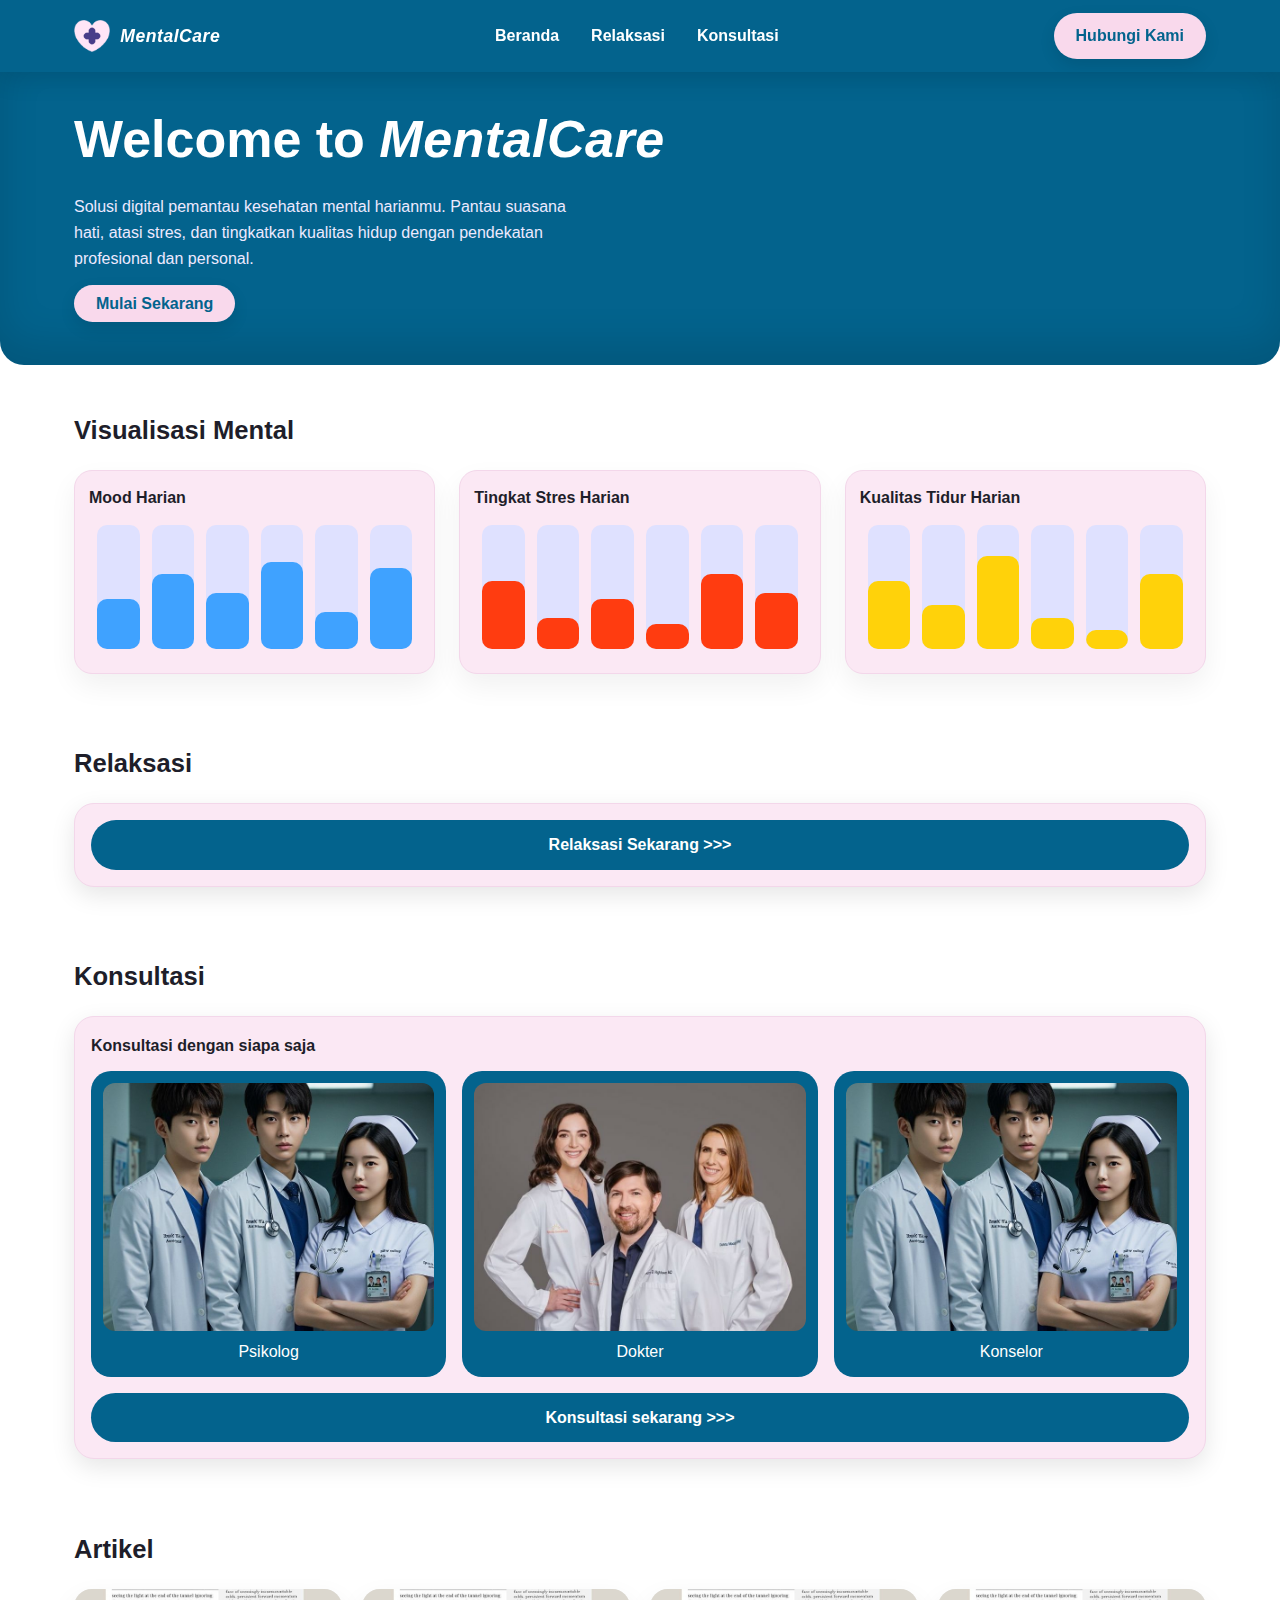
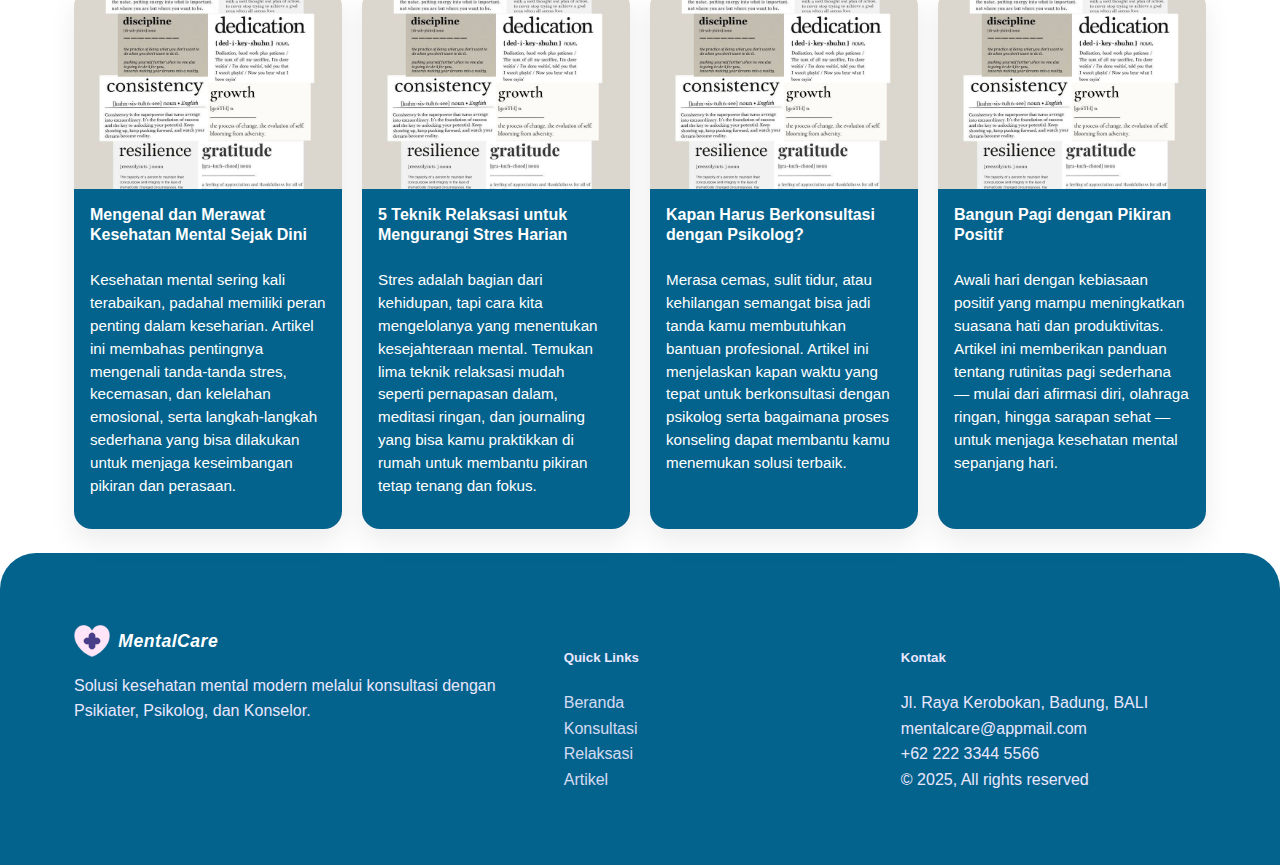
<file: index.html>
<!DO b TYPE html>
<html lang="id">
<head>
  <meta charset="UTF-8" />
  <meta name="viewport" content="width=device-width, initial-scale=1.0"/>
  <title>MentalCare - Solusi Kesehatan Mental Harian</title>
  <link rel="stylesheet" href="style.css" />
</head>
<body>
  <!-- ===== Header/Navbar ===== -->
  <header class="siteHeader">
    <nav class="navbar container">
      <div class="brand">
        <img src="assets/logo.png" class="logo-img" />
        <span class="brand-italic">MentalCare</span>
      </div>

      <button class="navToggle" aria-label="Buka menu">☰</button>

      <ul class="navLinks">
        <li><a href="#beranda">Beranda</a></li>
        <li><a href="#relaksasi">Relaksasi</a></li>
        <li><a href="#konsultasi">Konsultasi</a></li>
      </ul>

      <div class="navRight">
        <a class="btn btn--primary" href="contact.html">Hubungi Kami</a>
      </div>
    </nav>
  </header>

<!-- ===== Hero ===== -->
  <section class="hero" id="beranda">
    <div class="container hero__inner">
      <div class="hero__content">
        <h1>
          Welcome to <span class="brand-italic">MentalCare</span>
        </h1>
        <p>
          Solusi digital pemantau kesehatan mental harianmu. Pantau suasana hati, atasi stres,
          dan tingkatkan kualitas hidup dengan pendekatan profesional dan personal.
        </p>
        <a class="btn btn--primary" href="#visualisasi">Mulai Sekarang</a>
      </div>
    </div>
  </section>

  <!-- ===== Visualisasi Mental ===== -->
    <section class="section" id="visualisasi">
    <div class="container">
        <h2 class="section__title">Visualisasi Mental</h2>

        <div class="vizGrid">
        <!-- Mood -->
        <article class="vizCard">
            <h3>Mood Harian</h3>
            <div class="miniBars theme-mood">
            <div class="bar"><div class="fill" style="--h:40%"></div></div>
            <div class="bar"><div class="fill" style="--h:60%"></div></div>
            <div class="bar"><div class="fill" style="--h:45%"></div></div>
            <div class="bar"><div class="fill" style="--h:70%"></div></div>
            <div class="bar"><div class="fill" style="--h:30%"></div></div>
            <div class="bar"><div class="fill" style="--h:65%"></div></div>
            </div>
        </article>

        <!-- Stres -->
        <article class="vizCard">
            <h3>Tingkat Stres Harian</h3>
            <div class="miniBars theme-stress">
            <div class="bar"><div class="fill" style="--h:55%"></div></div>
            <div class="bar"><div class="fill" style="--h:25%"></div></div>
            <div class="bar"><div class="fill" style="--h:40%"></div></div>
            <div class="bar"><div class="fill" style="--h:20%"></div></div>
            <div class="bar"><div class="fill" style="--h:60%"></div></div>
            <div class="bar"><div class="fill" style="--h:45%"></div></div>
            </div>
        </article>

        <!-- Tidur -->
        <article class="vizCard">
            <h3>Kualitas Tidur Harian</h3>
            <div class="miniBars theme-sleep">
            <div class="bar"><div class="fill" style="--h:55%"></div></div>
            <div class="bar"><div class="fill" style="--h:35%"></div></div>
            <div class="bar"><div class="fill" style="--h:75%"></div></div>
            <div class="bar"><div class="fill" style="--h:25%"></div></div>
            <div class="bar"><div class="fill" style="--h:15%"></div></div>
            <div class="bar"><div class="fill" style="--h:60%"></div></div>
            </div>
        </article>
        </div>
    </div>
    </section>

  <!-- ===== Reminder Relaksasi ===== -->
  <section class="section" id="relaksasi">
    <div class="container">
      <h2 class="section__title">Relaksasi</h2>

      <div class="reminderCard">
        <a class="ctaBar" href="#!">Relaksasi Sekarang &gt;&gt;&gt;</a>
      </div>
    </div>
  </section>

  <!-- ===== Konsultasi ===== -->
  <section class="section" id="konsultasi">
    <div class="container">
      <h2 class="section__title">Konsultasi</h2>

      <div class="consultCard">
        <p class="consultCard__lead">Konsultasi dengan siapa saja</p>

        <div class="expertGrid">
          <div class="expert">
            <img src="assets/download (3).jpeg" alt="Psikolog">
            <span>Psikolog</span>
          </div>
          <div class="expert">
            <img src="assets/download (4).jpeg" alt="Dokter">
            <span>Dokter</span>
          </div>
          <div class="expert">
            <img src="assets/download (3).jpeg" alt="Konselor">
            <span>Konselor</span>
          </div>
        </div>

        <a class="ctaBar" href="#!">Konsultasi sekarang &gt;&gt;&gt;</a>
      </div>
    </div>
  </section>

 <!-- ===== Artikel ===== -->
  <section class="section" id="artikel">
    <div class="container">
      <h2 class="section__title">Artikel</h2>

      <div class="articleGrid">
        <article class="articleCard">
          <img src="assets/artikel.jpg" alt="Cover artikel 1" class="articleCard__media" loading="lazy" />
          <div class="articleCard__caption">
            <h4>Mengenal dan Merawat Kesehatan Mental Sejak Dini</h4>
            <p>Kesehatan mental sering kali terabaikan, padahal memiliki peran penting dalam keseharian. Artikel ini membahas pentingnya mengenali tanda-tanda stres, kecemasan, dan kelelahan emosional, serta langkah-langkah sederhana yang bisa dilakukan untuk menjaga keseimbangan pikiran dan perasaan.</p>
          </div>
        </article>

        <article class="articleCard">
          <img src="assets/artikel.jpg" alt="Cover artikel 2" class="articleCard__media" loading="lazy" />
          <div class="articleCard__caption">
            <h4>5 Teknik Relaksasi untuk Mengurangi Stres Harian</h4>
            <p>Stres adalah bagian dari kehidupan, tapi cara kita mengelolanya yang menentukan kesejahteraan mental. Temukan lima teknik relaksasi mudah seperti pernapasan dalam, meditasi ringan, dan journaling yang bisa kamu praktikkan di rumah untuk membantu pikiran tetap tenang dan fokus.</p>
          </div>
        </article>

        <article class="articleCard">
          <img src="assets/artikel.jpg" alt="Cover artikel 3" class="articleCard__media" loading="lazy" />
          <div class="articleCard__caption">
            <h4>Kapan Harus Berkonsultasi dengan Psikolog?</h4>
            <p>Merasa cemas, sulit tidur, atau kehilangan semangat bisa jadi tanda kamu membutuhkan bantuan profesional. Artikel ini menjelaskan kapan waktu yang tepat untuk berkonsultasi dengan psikolog serta bagaimana proses konseling dapat membantu kamu menemukan solusi terbaik.</p>
          </div>
        </article>

        <article class="articleCard">
          <img src="assets/artikel.jpg" alt="Cover artikel 4" class="articleCard__media" loading="lazy" />
          <div class="articleCard__caption">
            <h4>Bangun Pagi dengan Pikiran Positif</h4>
            <p>Awali hari dengan kebiasaan positif yang mampu meningkatkan suasana hati dan produktivitas. Artikel ini memberikan panduan tentang rutinitas pagi sederhana — mulai dari afirmasi diri, olahraga ringan, hingga sarapan sehat — untuk menjaga kesehatan mental sepanjang hari.</p>
          </div>
        </article>
      </div>
    </div>
  </section>

  <!-- ===== Footer ===== -->
  <footer class="siteFooter">
    <div class="container footerGrid">
      <div>
        <div class="brand brand--footer">
          <img src="assets/logo.png" class="logo-img" />
          <span class="brand-italic">MentalCare</span>
        </div>
        <p>Solusi kesehatan mental modern melalui konsultasi dengan Psikiater, Psikolog, dan Konselor.</p>
      </div>

      <div>
        <h5>Quick Links</h5>
        <ul class="footerLinks">
          <li><a href="#beranda">Beranda</a></li>
          <li><a href="#konsultasi">Konsultasi</a></li>
          <li><a href="#relaksasi">Relaksasi</a></li>
          <li><a href="#artikel">Artikel</a></li>
        </ul>
      </div>

      <div>
        <h5>Kontak</h5>
        <ul class="footerLinks">
          <li>Jl. Raya Kerobokan, Badung, BALI</li>
          <li>mentalcare@appmail.com</li>
          <li>+62 222 3344 5566</li>
          <li>© 2025, All rights reserved</li>
        </ul>
      </div>
    </div>
  </footer>

  <script>
    // toggle nav (mobile)
    document.querySelector('.navToggle').addEventListener('click', () => {
      document.querySelector('.navLinks').classList.toggle('is-open');
    });
  </script>
</body>
</html>
</file>
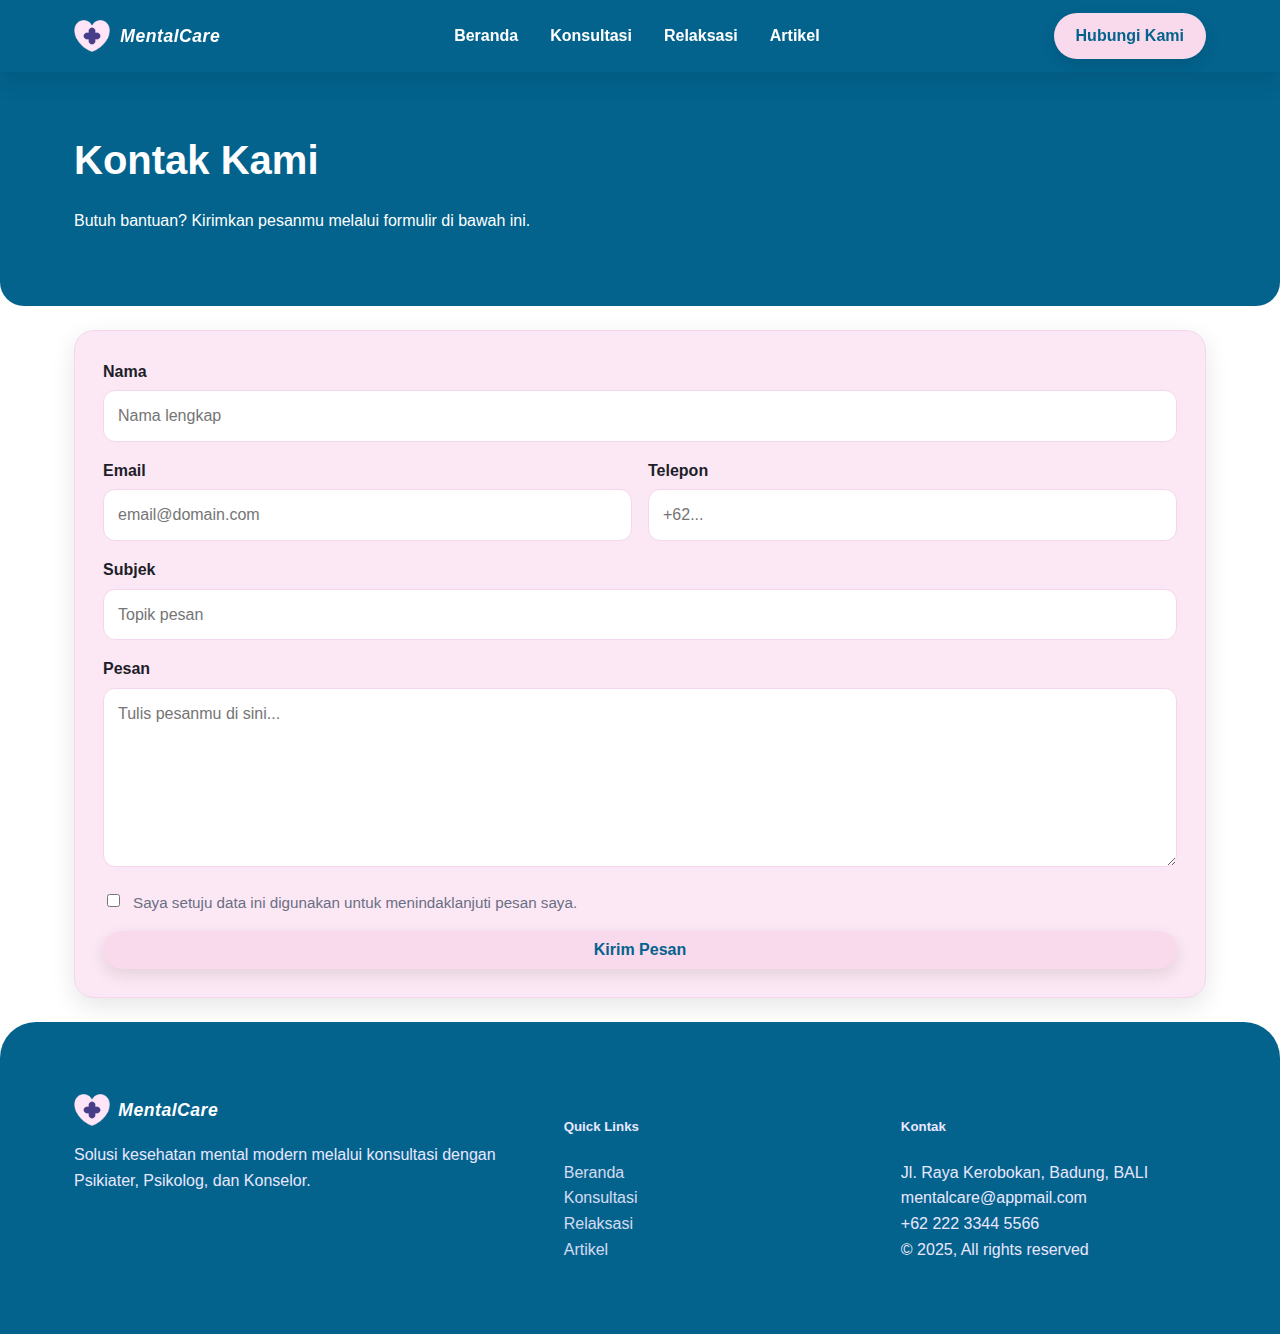
<file: contact.html>
<!DOCTYPE html>
<html lang="id">
<head>
  <meta charset="UTF-8" />
  <meta name="viewport" content="width=device-width, initial-scale=1.0"/>
  <title>Kontak Kami — MentalCare</title>
  <link rel="stylesheet" href="style.css" />
</head>
<body>

  <!-- Navbar (re-use gaya yang sama) -->
  <header class="siteHeader">
    <nav class="navbar container">
      <div class="brand">
        <img src="assets/logo.png" class="logo-img" alt="Logo MentalCare"/>
        <span class="brand-italic">MentalCare</span>
      </div>

      <button class="navToggle" aria-label="Buka menu">☰</button>

      <ul class="navLinks">
        <li><a href="index.html#beranda">Beranda</a></li>
        <li><a href="index.html#konsultasi">Konsultasi</a></li>
        <li><a href="index.html#relaksasi">Relaksasi</a></li>
        <li><a href="index.html#artikel">Artikel</a></li>
      </ul>

        <div class="navRight">
        <a class="btn btn--primary" href="contact.html">Hubungi Kami</a>
        </div>
    </nav>
  </header>

  <!-- Header Halaman -->
  <section class="contactHeader">
    <div class="container">
      <h1>Kontak Kami</h1>
      <p>Butuh bantuan? Kirimkan pesanmu melalui formulir di bawah ini.</p>
    </div>
  </section>

  <!-- Form Kontak -->
  <section class="section">
    <div class="container">
      <div class="contactCard">
        <!-- opsi paling basic: kirim via mail client user -->
        <form class="contactForm"
              action="mailto:mentalcare@appmail.com"
              method="post" enctype="text/plain">
          <div class="formGroup">
            <label for="nama">Nama</label>
            <input id="nama" name="Nama" type="text" required placeholder="Nama lengkap">
          </div>

          <div class="formGrid">
            <div class="formGroup">
              <label for="email">Email</label>
              <input id="email" name="Email" type="email" required placeholder="email@domain.com">
            </div>
            <div class="formGroup">
              <label for="telepon">Telepon</label>
              <input id="telepon" name="Telepon" type="tel" placeholder="+62...">
            </div>
          </div>

          <div class="formGroup">
            <label for="subjek">Subjek</label>
            <input id="subjek" name="Subjek" type="text" required placeholder="Topik pesan">
          </div>

          <div class="formGroup">
            <label for="pesan">Pesan</label>
            <textarea id="pesan" name="Pesan" rows="6" required placeholder="Tulis pesanmu di sini..."></textarea>
          </div>

          <div class="formAgree">
            <input id="setuju" type="checkbox" required>
            <label for="setuju">Saya setuju data ini digunakan untuk menindaklanjuti pesan saya.</label>
          </div>

          <button class="btn btn--primary" type="submit">Kirim Pesan</button>
        </form>
      </div>
    </div>
  </section>

  <!-- Footer -->
  <footer class="siteFooter">
    <div class="container footerGrid">
      <div>
        <div class="brand brand--footer">
          <img src="assets/logo.png" class="logo-img" alt="Logo"/>
          <span class="brand-italic">MentalCare</span>
        </div>
        <p>Solusi kesehatan mental modern melalui konsultasi dengan Psikiater, Psikolog, dan Konselor.</p>
      </div>
      <div>
        <h5>Quick Links</h5>
        <ul class="footerLinks">
          <li><a href="index.html#beranda">Beranda</a></li>
          <li><a href="index.html#konsultasi">Konsultasi</a></li>
          <li><a href="index.html#relaksasi">Relaksasi</a></li>
          <li><a href="index.html#artikel">Artikel</a></li>
        </ul>
      </div>
      <div>
        <h5>Kontak</h5>
        <ul class="footerLinks">
          <li>Jl. Raya Kerobokan, Badung, BALI</li>
          <li>mentalcare@appmail.com</li>
          <li>+62 222 3344 5566</li>
          <li>© 2025, All rights reserved</li>
        </ul>
      </div>
    </div>
  </footer>

  <script>
    document.querySelector('.navToggle').addEventListener('click', () => {
      document.querySelector('.navLinks').classList.toggle('is-open');
    });
  </script>
</body>
</html>
</file>
<file: style.css>
*, *::before, *::after { box-sizing: border-box; }
html { scroll-behavior: smooth; }
body {
  margin: 0;
  font-family: "Poppins", "Segoe UI", sans-serif;
  color: #1e1e2a;
  background: #fff;
  line-height: 1.6;
}
img { max-width: 100%; height: auto; display: block; }
a { text-decoration: none; color: inherit; }
ul { list-style: none; padding: 0; margin: 0; }

/* VARIABLES */
:root {
  --purple-dark: #03638d;
  --purple-main: #03638d;
  --purple-light: #5ab5e0;
  --pink-light: #FBE8F4;
  --pink-border: #F3D7EA;
  --text-dark: #1e1e2a;
  --text-muted: #6b6f84;
  --shadow: 0 8px 24px rgba(0, 0, 0, 0.1);
  --radius: 20px;
}

/* UTILITIES */
.container {
  width: min(1180px, 100%);
  margin-inline: auto;
  padding-inline: clamp(16px, 4vw, 24px);
}
.section {
  padding-block: clamp(20px, 8vw, 24px);
}
.section__title {
  font-size: 1.6rem;
  margin-bottom: 1.2rem;
  color: var(--text-dark);
}

/* ============================================
   1) NAVBAR
============================================ */
.siteHeader {
  position: sticky;
  top: 0;
  z-index: 10;
  background: var(--purple-main);
  box-shadow: var(--shadow);
}

.navbar {
  display: flex;
  align-items: center;
  justify-content: space-between;
  height: 72px;
}

.brand {
  display: flex;
  align-items: center;
  gap: 8px;
  color: #fff;
  font-weight: 700;
  font-size: 1.1rem;
}

.navToggle {
  display: none;
  background: none;
  border: none;
  color: #fff;
  font-size: 1.6rem;
  cursor: pointer;
}

.navLinks {
  display: flex;
  gap: 32px;
}

.navLinks li a {
  color: #fff;
  font-weight: 600;
  transition: opacity 0.2s;
}
.navLinks li a:hover { opacity: 0.7; }

.navRight {
  display: flex;
  align-items: center;
  gap: 12px;
}

.btn {
  padding: 8px 16px;
  border-radius: 999px;
  cursor: pointer;
  font-weight: 600;
}

.btn--ghost {
  border: 2px solid #fff;
  background: transparent;
  color: #fff;
}
.btn--ghost:hover {
  background: rgba(255, 255, 255, 0.2);
}
.btn.btn--primary {
  background: #f9d9ec;              
  color: var(--purple-main);           
  padding: 10px 22px;
  border-radius: 999px;
  font-weight: 700;
  border: none;
  box-shadow: 0 6px 16px rgba(0, 0, 0, 0.1);
  transition: all 0.2s ease;
  cursor: pointer;
}
.btn.btn--primary:hover {
  background: #f7c6e4;              
  transform: translateY(-1px);
  box-shadow: 0 8px 18px rgba(0, 0, 0, 0.15);
}
.btn.btn--primary:active {
  transform: scale(0.97);
  box-shadow: 0 4px 10px rgba(0, 0, 0, 0.1);
}

/* ==== Logo di Navbar ==== */
.brand {
  display: flex;
  align-items: center;
  gap: 10px;
  color: #fff;
  font-weight: 700;
  font-size: 1.1rem;
}

.logo-img{
  height: 32px;    
  width: auto;
  object-fit: contain;
  display: block;
}


/* Mobile nav */
@media (max-width: 768px) {
  .navLinks {
    position: absolute;
    top: 72px;
    right: 0;
    flex-direction: column;
    background: var(--purple-main);
    width: 220px;
    padding: 20px;
    display: none;
  }
  .navLinks.is-open { display: flex; }
  .navToggle { display: block; }
}

/* ============================================
   2) HERO SECTION
============================================ */
.hero{
  background: var(--purple-main);         
  color:#fff;
  border-bottom-left-radius: 24px;       
  border-bottom-right-radius: 24px;
  padding-block: 24px;                  
  box-shadow: 0 -20px 40px rgba(0,0,0,0.12) inset;
}

.hero__inner{
  display: flex;
  justify-content: flex-start;           
  align-items: flex-start;                
  min-height: 0;                         
}

.hero__content{
  max-width: 520px;
  text-align: left;                       
  padding-block: 12px 24px;
}

.hero h1 {
  font-size: clamp(32px, 5vw, 52px); 
  font-weight: 800;
  margin: 0 0 0.5rem;
  line-height: 1.2;
  color: #fff;
  white-space: nowrap; 
}

.brand-italic {
  font-style: italic;
  color: #ffff;             
  letter-spacing: 0.5px;
}

.hero p {
  font-size: clamp(16px, 2.2vw, 16px);
  color: #EDE9FF;
  line-height: 1.6;
  margin-bottom: 20px;
  display: inline-block;           /* sejajar mengikuti panjang h1 */
  max-width: none;                 /* jangan batasi panjang paragraf */
  vertical-align: top;             /* sejajar posisi atas */
}

.btn--primary{
  background: #f9d9ec;                   
  color: var(--purple-main);
  padding: 10px 22px;
  border-radius: 999px;
  font-weight: 60;
  box-shadow: 0 6px 16px rgba(0,0,0,.15);
  font-size: 16px;
}
.btn--primary:hover{ filter: brightness(.98); }


/* ============================================
   3) VISUALISASI MENTAL
============================================ */
.vizGrid{
  display:grid;
  gap:24px;
  grid-template-columns:1fr;
}
@media (min-width:768px){
  .vizGrid{ grid-template-columns: repeat(3, 1fr); }
}

.vizCard{
  background: var(--pink-light);
  border: 1px solid var(--pink-border);
  border-radius: 18px;
  box-shadow: 0 12px 28px rgba(0,0,0,.06);
  padding: 14px;
}

.vizCard h3{
  margin: 0 0 8px;
  font-size: 16px;
  font-weight: 700;
}

.miniBars{
  height: 140px;                
  display: flex;
  align-items: flex-end;         
  gap: 12px;
  padding: 6px 8px 10px;       
}

.bar{
  position: relative;
  flex: 1 1 0;
  height: 100%;                 
  background: #dfe1ff;           
  border-radius: 10px;
  overflow: hidden;
  box-shadow: inset 0 0 0 0 rgba(0,0,0,0);
}

.fill{
  position: absolute;
  left: 0; right: 0; bottom: 0;
  height: var(--h);             
  border-radius: 10px 10px 0 0;
  background: #4B3B8F;          
}

.theme-mood  .fill{ background:#3fa2ff; }   /* biru */
.theme-stress.fill, .theme-stress .fill{ background:#ff3c10; } /* merah */
.theme-sleep .fill{ background:#ffd20a; }   /* kuning */


/* ============================================
   4) REMINDER RELAKSASI
============================================ */
.reminderCard {
  background: var(--pink-light);
  border-radius: var(--radius);
  padding: 16px;
  border: 1px solid var(--pink-border);
  box-shadow: var(--shadow);
}

.ctaBar {
  display: block;
  text-align: center;
  background: var(--purple-main);
  color: #fff;
  border-radius: 999px;
  padding: 12px 0;
  font-weight: 700;
}

/* ============================================
   5) KONSULTASI
============================================ */
.consultCard {
  background: var(--pink-light);
  border-radius: var(--radius);
  border: 1px solid var(--pink-border);
  box-shadow: var(--shadow);
  padding: 16px;
}
.consultCard__lead {
  margin-top: 0;
  font-weight: 600;
  margin-bottom: 12px;
}
.expertGrid {
  display: grid;
  gap: 16px;
  grid-template-columns: 1fr;
  margin-bottom: 16px;
}
.expert {
  background: var(--purple-main);
  color: #fff;
  border-radius: var(--radius);
  padding: 12px;
  text-align: center;
}
.expert img {
  width: 100%;
  aspect-ratio: 4/3;
  border-radius: 12px;
  object-fit: cover;
  margin-bottom: 8px;
}
@media (min-width: 768px) {
  .expertGrid { grid-template-columns: repeat(3, 1fr); }
}

/* ============================================
   6) ARTIKEL
============================================ */
.articleGrid {
  display: grid;
  gap: 20px;
  grid-template-columns: 1fr;
}

.articleCard {
  display: flex;
  flex-direction: column;          /* Biar caption menempel di bawah */
  border-radius: 18px;
  overflow: hidden;
  box-shadow: 0 12px 28px rgba(0, 0, 0, .08);
  background: #eee;
  height: 100%;                    /* Pastikan tinggi penuh dalam grid */
  transition: transform 0.2s ease;
}

.articleCard:hover {
  transform: translateY(-4px);     /* Efek hover ringan */
}

.articleCard__media {
  width: 100%;
  height: 200px;
  object-fit: cover;
  object-position: center;
}

.articleCard__caption {
  background: var(--purple-main);
  color: #fff;
  padding: 16px;
  flex-grow: 1;                    /* Biar caption menyesuaikan tinggi */
  display: flex;
  flex-direction: column;
}

.articleCard__caption h4 {
  margin: 0 0 8px;
  font-size: 1rem;
  font-weight: 700;
  line-height: 1.3;
}

.articleCard__caption p {
  flex-grow: 1;                    /* Biar paragraf isi mengisi ruang tengah */
  font-size: 0.95rem;
  line-height: 1.5;
}

/* Grid Responsif */
@media (min-width: 768px) {
  .articleGrid { grid-template-columns: repeat(4, 1fr); }
}

/* ============================================
   7) FOOTER
============================================ */
.siteFooter {
  background: var(--purple-dark);
  color: #eae7ff;
  padding-block: clamp(40px, 8vw, 72px);
  border-top-left-radius: 36px;
  border-top-right-radius: 36px;
}
.footerGrid {
  display: grid;
  gap: 32px;
}
.brand--footer {
  color: #fff;
  font-weight: 700;
  display: flex;
  align-items: center;
  gap: 8px;
}
.footerLinks li a {
  color: #eae7ff;
  opacity: 0.9;
  transition: opacity 0.2s;
}
.footerLinks li a:hover {
  opacity: 1;
}
@media (min-width: 768px) {
  .footerGrid {
    grid-template-columns: 1.2fr 0.8fr 0.8fr;
  }
}


/* ===== Contact Page ===== */
.contactHeader{
  background: var(--purple-main);
  color:#fff;
  padding-block: clamp(28px, 8vw, 56px);
  border-bottom-left-radius: 24px;
  border-bottom-right-radius: 24px;
}
.contactHeader h1{
  margin: 0 0 8px;
  font-size: clamp(28px, 4.8vw, 40px);
  font-weight: 800;
}
.contactCard{
  background: var(--pink-light);
  border: 1px solid var(--pink-border);
  border-radius: var(--radius);
  box-shadow: var(--shadow);
  padding: clamp(16px, 4vw, 28px);
}
.contactForm{
  display: grid;
  gap: 16px;
}
.formGrid{
  display: grid;
  gap: 16px;
}
@media (min-width: 768px){
  .formGrid{ grid-template-columns: 1fr 1fr; }
}
.formGroup label{
  display: block;
  font-weight: 600;
  margin-bottom: 6px;
}
.formGroup input,
.formGroup textarea{
  width: 100%;
  padding: 12px 14px;
  border-radius: 12px;
  border: 1.5px solid var(--pink-border);
  outline: none;
  font: inherit;
  background: #fff;
}
.formGroup input:focus,
.formGroup textarea:focus{
  border-color: var(--purple-light);
  box-shadow: 0 0 0 3px rgba(106,90,224,.12);
}
.formAgree{
  display: flex;
  align-items: flex-start;
  gap: 10px;
  font-size: 0.95rem;
  color: var(--text-muted);
}

/* ============================================
   RESPONSIVE OFFSET
============================================ */
#beranda, #relaksasi, #konsultasi, #artikel {
  scroll-margin-top: 90px;
}
</file>
